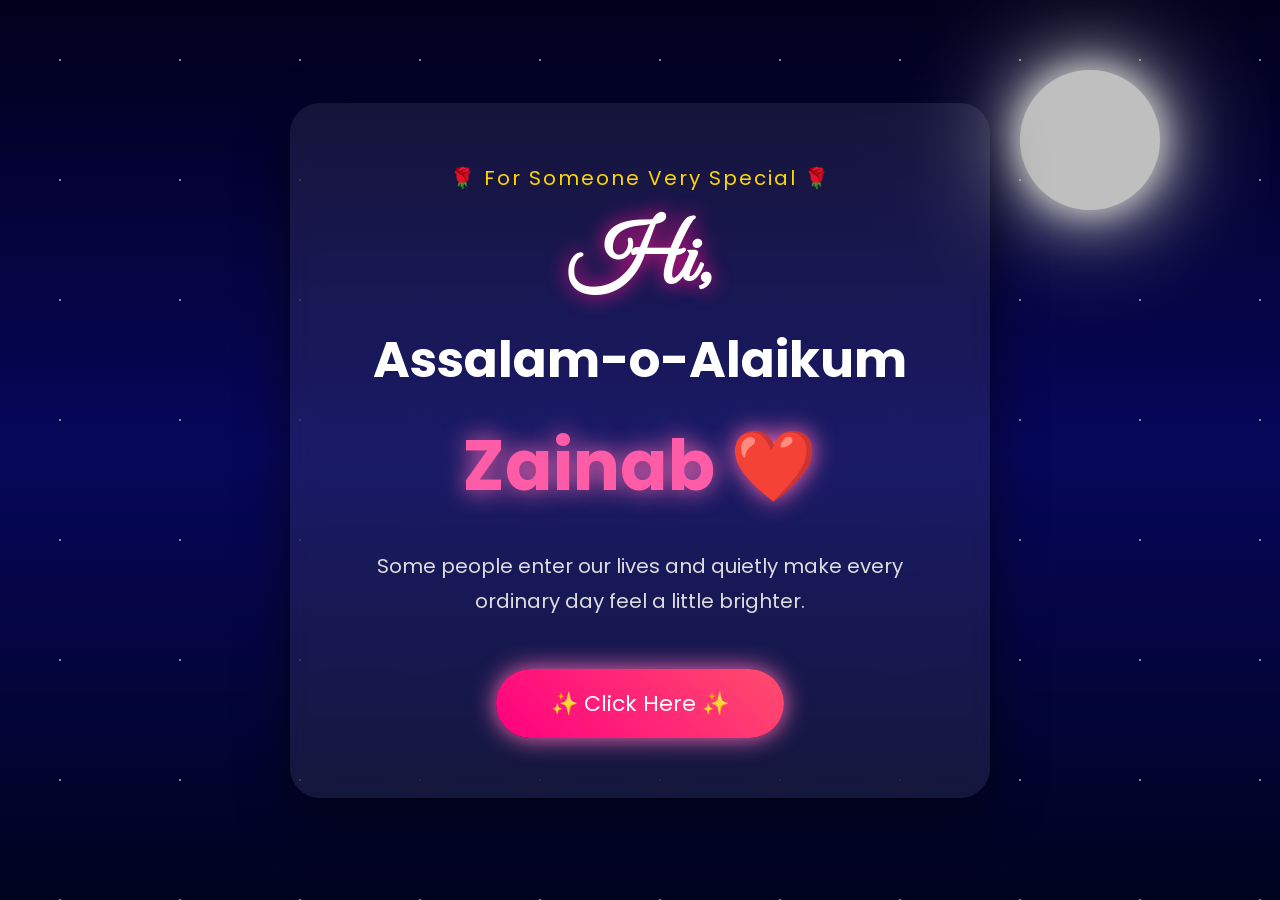
<file: index.html>
<!DOCTYPE html>
<html lang="en">
<head>
    <meta charset="UTF-8">
    <meta name="viewport" content="width=device-width, initial-scale=1.0">

    <title>For Zainab ❤️</title>

    <link rel="stylesheet" href="style.css">

    <link rel="preconnect" href="https://fonts.googleapis.com">

    <link href="https://fonts.googleapis.com/css2?family=Poppins:wght@300;500;700&family=Great+Vibes&display=swap" rel="stylesheet">
</head>

<body>

    <div class="stars"></div>

    <div class="moon"></div>

    <div class="overlay"></div>

    <div class="container">

        <p class="small">
            🌹 For Someone Very Special 🌹
        </p>

        <h1>Hi,</h1>

        <h2>Assalam-o-Alaikum</h2>

        <h3>Zainab ❤️</h3>

        <p class="quote">
            Some people enter our lives and quietly make every ordinary day feel a little brighter.
        </p>

        <button id="openBtn">
            ✨ Click Here ✨
        </button>

    </div>

    <div class="hearts">
        <span>❤</span>
        <span>💕</span>
        <span>💖</span>
        <span>❤</span>
        <span>💗</span>
    </div>

    <script src="Java.js"></script>

</body>
</html>
</file>
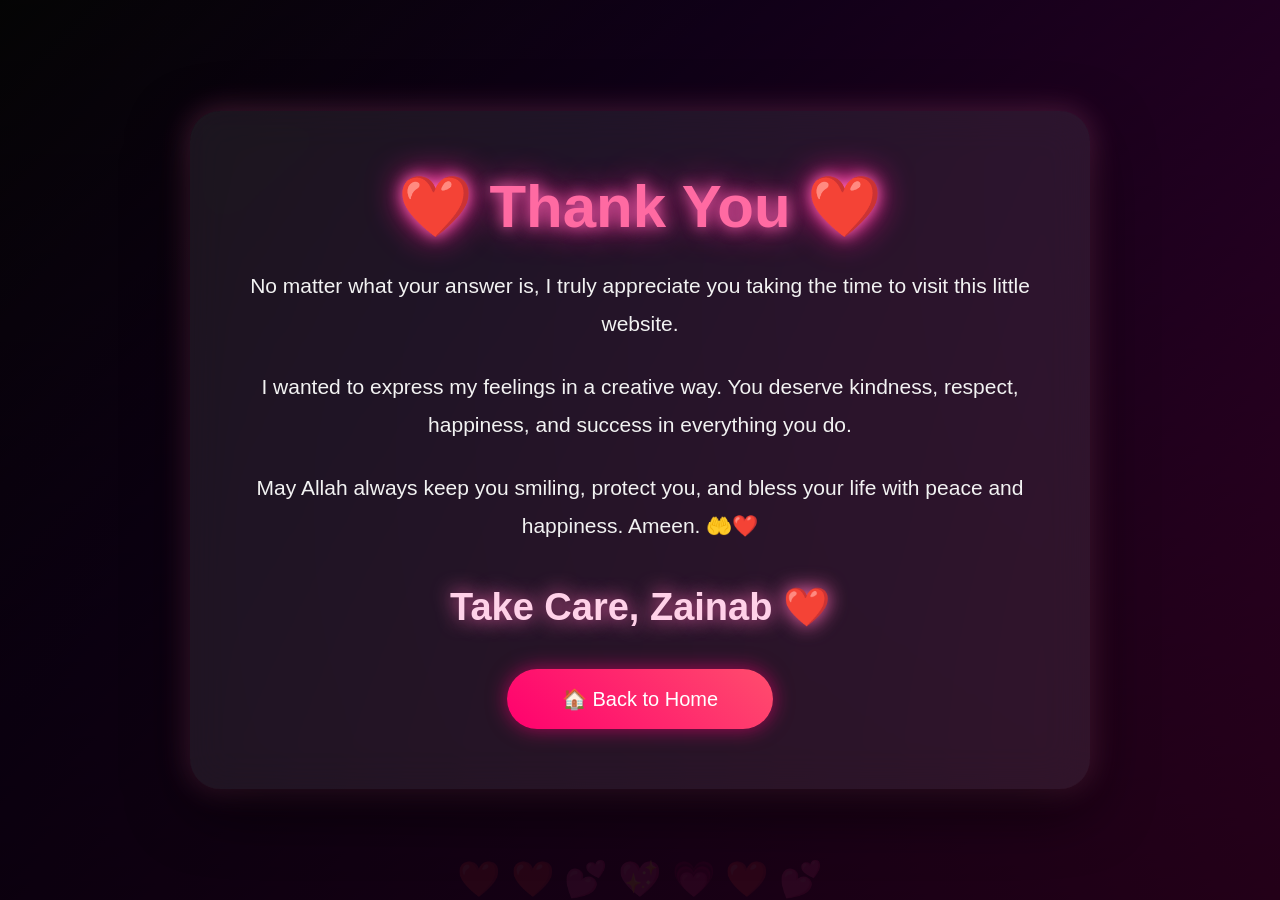
<file: final.html>
<!DOCTYPE html>
<html lang="en">

<head>

<meta charset="UTF-8">

<meta name="viewport" content="width=device-width, initial-scale=1.0">

<title>Thank You ❤️</title>

<link rel="stylesheet" href="final.css">

</head>

<body>

<div class="container">

<h1>
❤️ Thank You ❤️
</h1>

<p>
No matter what your answer is,
I truly appreciate you taking the time to visit this little website.
</p>

<p>
I wanted to express my feelings in a creative way.

You deserve kindness, respect, happiness, and success in everything you do.
</p>

<p>
May Allah always keep you smiling,

protect you,

and bless your life with peace and happiness.

Ameen. 🤲❤️
</p>

<h2>
Take Care,

Zainab ❤️
</h2>


<a href="index.html">

<button>
🏠 Back to Home
</button>

</a>


</div>

</body>

</html>
</file>
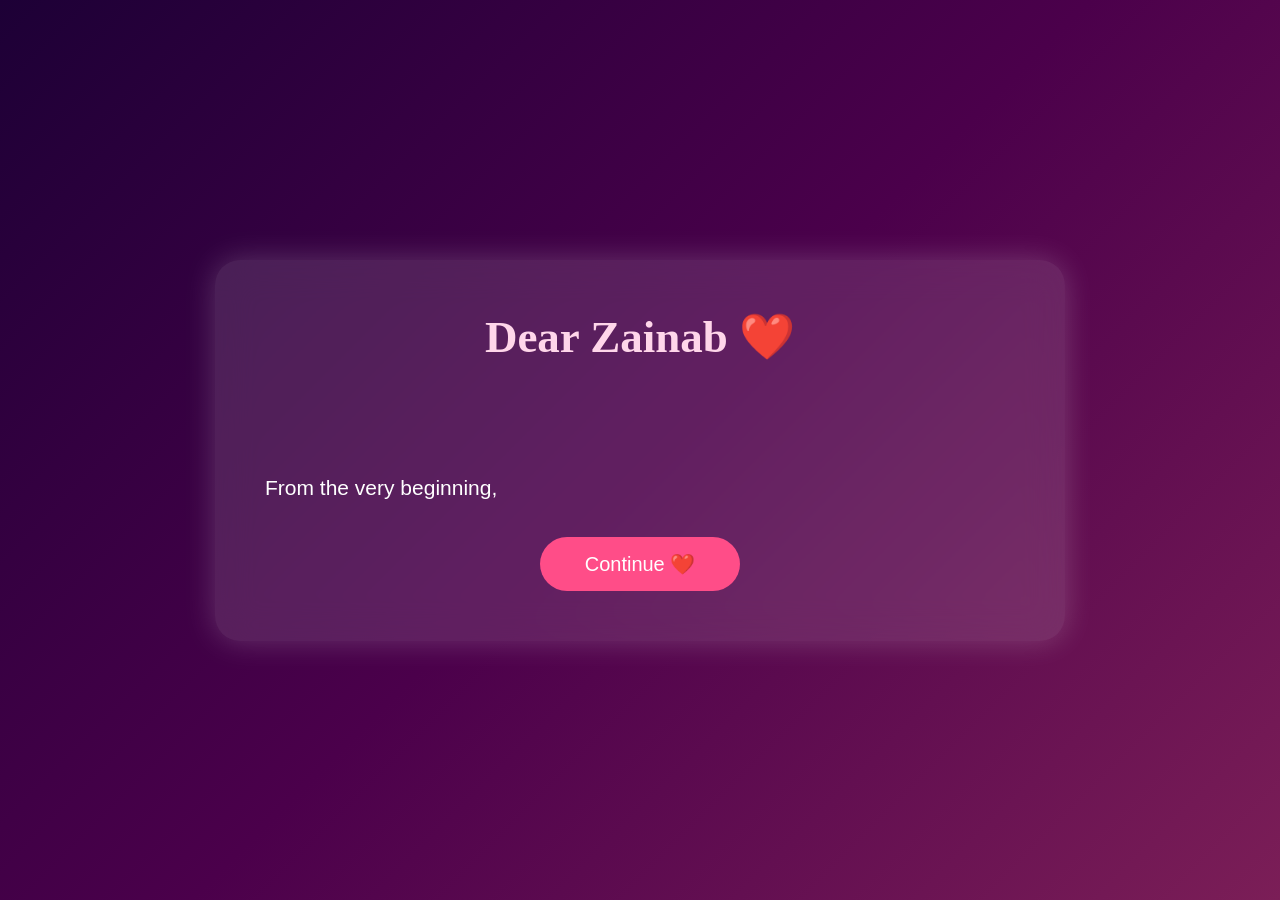
<file: letter.html>
<!DOCTYPE html>
<html lang="en">

<head>
    <meta charset="UTF-8">
    <meta name="viewport" content="width=device-width, initial-scale=1.0">

    <title>My Letter ❤️</title>

    <link rel="preconnect" href="https://fonts.googleapis.com">

    <link href="https://fonts.googleapis.com/css2?family=Playfair+Display:wght@400;600;700&display=swap" rel="stylesheet">

    <link rel="stylesheet" href="letter.css">
</head>

<body>

    <div class="hearts">
        <span>❤️</span>
        <span>💕</span>
        <span>💖</span>
        <span>💗</span>
        <span>❤️</span>
    </div>

    <div class="letter-box">

        <h1>Dear Zainab ❤️</h1>

        <div id="typewriter"></div>

        <button id="nextBtn">
            Continue ❤️
        </button>

    </div>

    <script src="letter.js"></script>

</body>

</html>
</file>
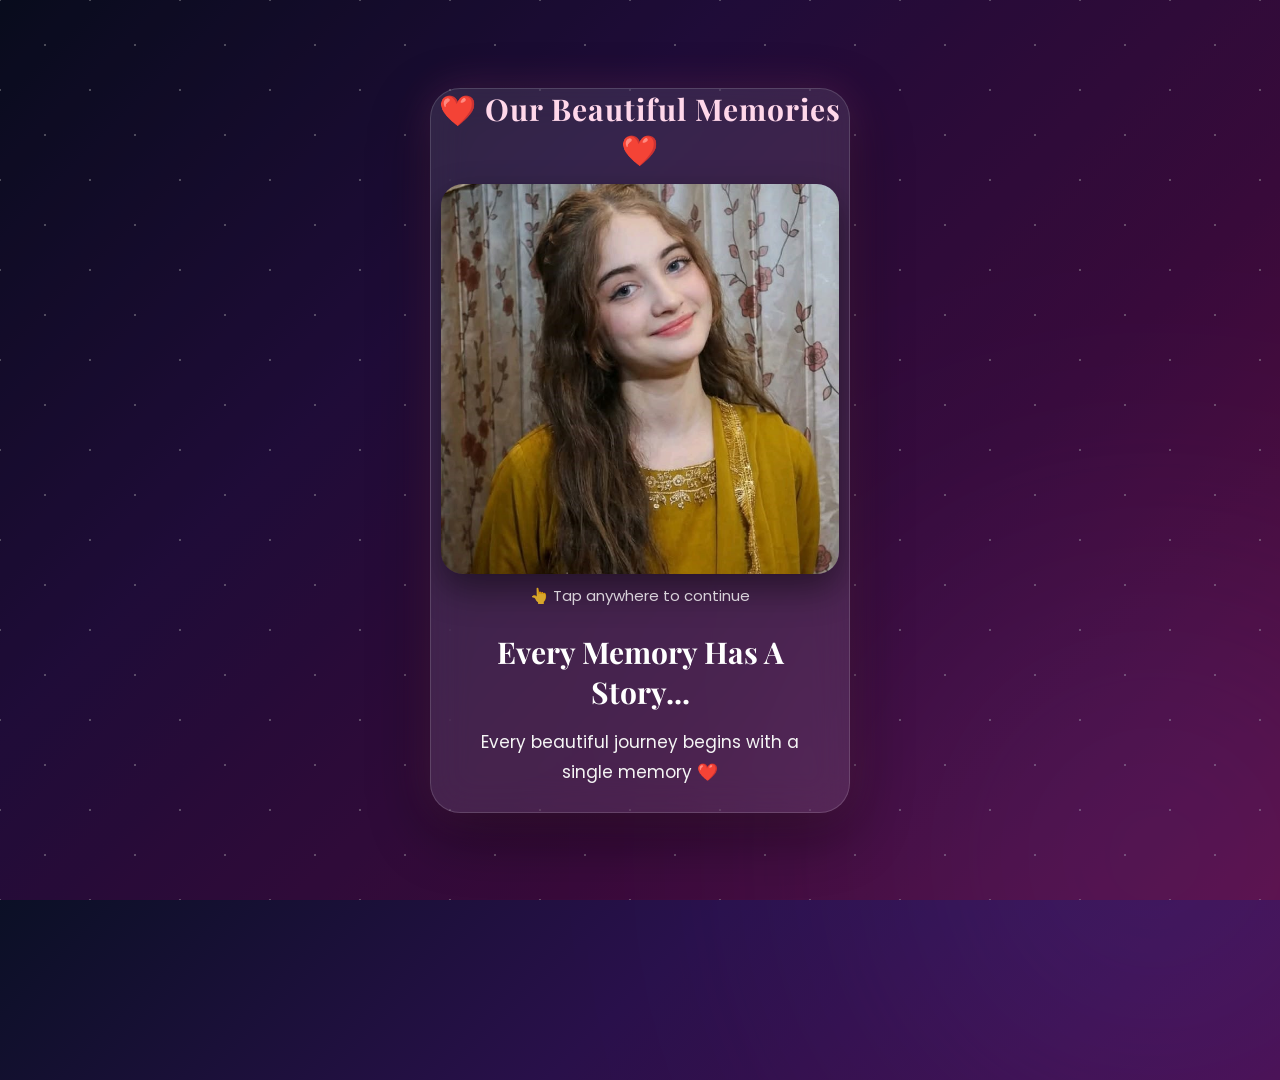
<file: memory.html>
<!DOCTYPE html>
<html lang="en">

<head>
    <meta charset="UTF-8">
    <meta name="viewport" content="width=device-width, initial-scale=1.0">

    <title>Our Beautiful Memories ❤️</title>

    <link rel="stylesheet" href="memory.css">

    <link rel="preconnect" href="https://fonts.googleapis.com">
    <link rel="preconnect" href="https://fonts.gstatic.com" crossorigin>

    <link href="https://fonts.googleapis.com/css2?family=Playfair+Display:wght@600;700&family=Poppins:wght@300;400;600&display=swap" rel="stylesheet">
</head>

<body>

    <!-- Background -->
    <div class="stars"></div>
    <div class="overlay"></div>

    <!-- Story Card -->
    <div class="story-container">

        <!-- Progress -->
        <div class="progress-bar">
            <span class="progress active"></span>
            <span class="progress"></span>
            <span class="progress"></span>
            <span class="progress"></span>
            <span class="progress"></span>
        </div>

        <!-- Heading -->
        <div class="story-header">
            <h2>❤️ Our Beautiful Memories ❤️</h2>
        </div>

        <!-- Images -->
        <div class="story-images">
            <img src="Zainab.2.jpg" class="story-image active" alt="">
            <img src="Dr.Fatima.jfif" class="story-image" alt="">
            <img src="Dr.Sarah Ali.jfif" class="story-image" alt="">
            <img src="profile.jpg" class="story-image" alt="">
            <img src="Dr.Bilal.webp" class="story-image" alt="">
        </div>

        <!-- Touch Areas -->
        <div class="story-touch">
            <div id="leftTap"></div>
            <div id="rightTap"></div>
        </div>

        <div class="tap-text">
            👆 Tap anywhere to continue
        </div>

        <!-- Quote -->
        <div class="story-text">
            <h1>Every Memory Has A Story...</h1>

            <p id="caption">
                Every picture reminds me that beautiful moments become unforgettable when shared with someone special.
            </p>
        </div>

    </div>

    <script src="memory.js"></script>

</body>

</html>
</file>
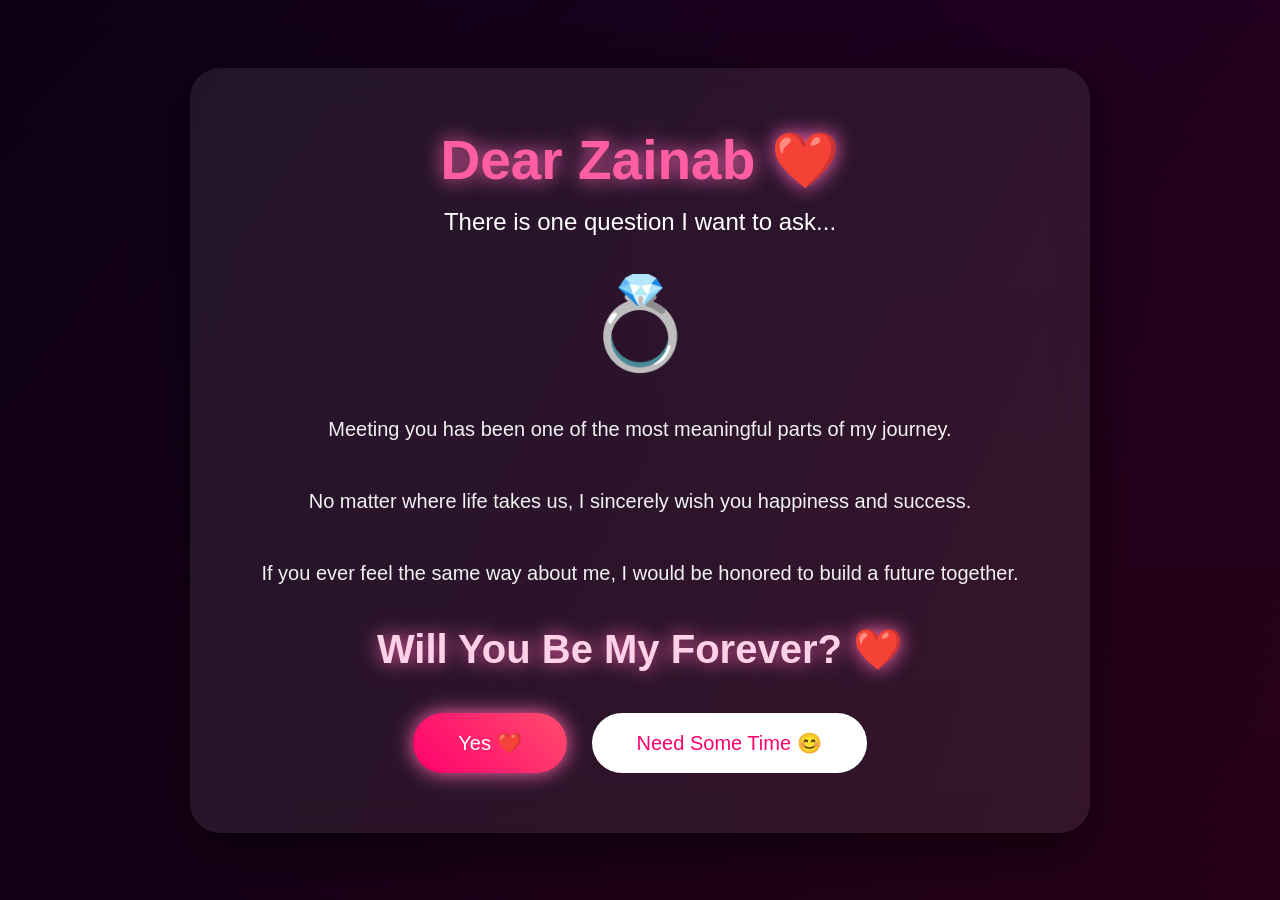
<file: proposal.html>
<!DOCTYPE html>
<html lang="en">

<head>
    <meta charset="UTF-8">
    <meta name="viewport" content="width=device-width, initial-scale=1.0">
    <title>Proposal ❤️</title>

    <link rel="stylesheet" href="proposal.css">
</head>

<body>

    <div class="container">

        <h1>Dear Zainab ❤️</h1>

        <h2>There is one question I want to ask...</h2>

        <div class="ring">
            💍
        </div>

        <p>
            Meeting you has been one of the most meaningful parts of my journey.
            <br><br>

            No matter where life takes us, I sincerely wish you happiness and success.
            <br><br>

            If you ever feel the same way about me, I would be honored to build a future together.
        </p>

        <h3>Will You Be My Forever? ❤️</h3>

        <div class="buttons">
            <button id="yes">Yes ❤️</button>
            <button id="think">Need Some Time 😊</button>
        </div>

    </div>

    <script src="proposal.js"></script>

</body>

</html>
</file>
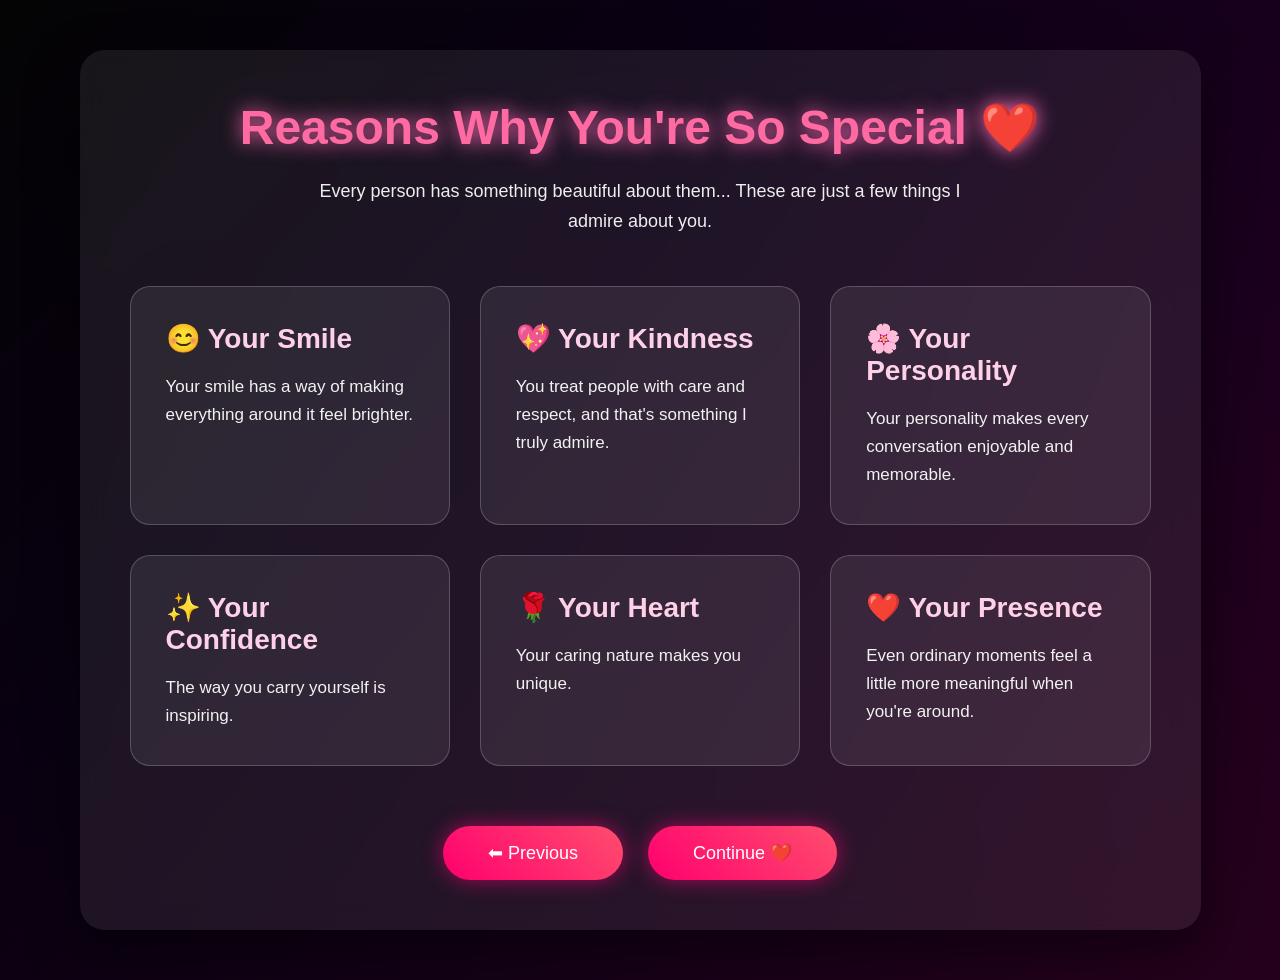
<file: reasons.html>
<!DOCTYPE html>
<html lang="en">

<head>
    <meta charset="UTF-8">
    <meta name="viewport" content="width=device-width, initial-scale=1.0">
    <title>Why You're Special ❤️</title>

    <link rel="stylesheet" href="reasons.css">
</head>

<body>

    <div class="container">

        <h1>Reasons Why You're So Special ❤️</h1>

        <p class="subtitle">
            Every person has something beautiful about them...
            These are just a few things I admire about you.
        </p>

        <div class="cards">

            <div class="card">
                <h2>😊 Your Smile</h2>
                <p>Your smile has a way of making everything around it feel brighter.</p>
            </div>

            <div class="card">
                <h2>💖 Your Kindness</h2>
                <p>You treat people with care and respect, and that's something I truly admire.</p>
            </div>

            <div class="card">
                <h2>🌸 Your Personality</h2>
                <p>Your personality makes every conversation enjoyable and memorable.</p>
            </div>

            <div class="card">
                <h2>✨ Your Confidence</h2>
                <p>The way you carry yourself is inspiring.</p>
            </div>

            <div class="card">
                <h2>🌹 Your Heart</h2>
                <p>Your caring nature makes you unique.</p>
            </div>

            <div class="card">
                <h2>❤️ Your Presence</h2>
                <p>Even ordinary moments feel a little more meaningful when you're around.</p>
            </div>

        </div>

        <div class="buttons">
            <a href="letter.html">
                <button>⬅ Previous</button>
            </a>

            <a href="proposal.html">
                <button>Continue ❤️</button>
            </a>
        </div>

    </div>

</body>

</html>
</file>
<file: style.css>
*{
    margin:0;
    padding:0;
    box-sizing:border-box;
    font-family:Poppins,sans-serif;
}

body{
    height:100vh;
    overflow:hidden;
    background:linear-gradient(180deg,#020024,#090979,#000428);
    display:flex;
    justify-content:center;
    align-items:center;
    position:relative;
}

.stars{
    position:absolute;
    width:100%;
    height:100%;
    background-image:
        radial-gradient(white 1px,transparent 1px),
        radial-gradient(white 1px,transparent 1px);
    background-size:120px 120px;
    animation:stars 80s linear infinite;
    opacity:.7;
}

@keyframes stars{
    from{transform:translateY(0);}
    to{transform:translateY(-1000px);}
}

.moon{
    position:absolute;
    top:70px;
    right:120px;
    width:140px;
    height:140px;
    border-radius:50%;
    background:white;
    box-shadow:
        0 0 30px white,
        0 0 60px white,
        0 0 120px white;
}

.overlay{
    position:absolute;
    width:100%;
    height:100%;
    background:rgba(0,0,0,.25);
}

.container{
    position:relative;
    z-index:10;
    width:700px;
    padding:60px;
    border-radius:30px;
    background:rgba(255,255,255,.08);
    backdrop-filter:blur(15px);
    text-align:center;
    box-shadow:0 20px 50px rgba(0,0,0,.5);
    animation:fade 2s;
}

.small{
    font-size:20px;
    color:#FFD700;
    letter-spacing:2px;
    margin-bottom:20px;
}

h1{
    font-size:80px;
    font-family:"Great Vibes",cursive;
    color:white;
    text-shadow:0 0 20px deeppink;
}

h2{
    font-size:50px;
    color:white;
    margin-top:10px;
}

h3{
    font-size:70px;
    margin-top:15px;
    color:#ff5ca8;
    text-shadow:0 0 25px hotpink;
}

.quote{
    margin-top:30px;
    font-size:20px;
    color:#ddd;
    line-height:35px;
}

button{
    margin-top:50px;
    padding:18px 55px;
    border:none;
    border-radius:50px;
    font-size:22px;
    cursor:pointer;
    background:linear-gradient(45deg,#ff0080,#ff4d6d);
    color:white;
    transition:.4s;
    box-shadow:0 0 25px hotpink;
}

button:hover{
    transform:scale(1.08);
    box-shadow:0 0 40px hotpink;
}

.hearts{
    position:absolute;
    width:100%;
    height:100%;
    overflow:hidden;
}

.hearts span{
    position:absolute;
    bottom:-100px;
    font-size:35px;
    animation:heart 12s linear infinite;
}

.hearts span:nth-child(1){left:10%;}
.hearts span:nth-child(2){left:30%;animation-duration:8s;}
.hearts span:nth-child(3){left:50%;animation-duration:10s;}
.hearts span:nth-child(4){left:70%;animation-duration:7s;}
.hearts span:nth-child(5){left:90%;animation-duration:12s;}

@keyframes heart{
    0%{
        transform:translateY(0) rotate(0);
        opacity:0;
    }

    30%{
        opacity:1;
    }

    100%{
        transform:translateY(-1200px) rotate(360deg);
        opacity:0;
    }
}

@keyframes fade{
    from{
        opacity:0;
        transform:scale(.8);
    }

    to{
        opacity:1;
        transform:scale(1);
    }
}

@media (max-width:768px){

    body{
        overflow-y:auto;
        overflow-x:hidden;
        padding:20px;
        height:auto;
    }

    .container{
        width:95%;
        padding:30px 20px;
    }

    .moon{
        width:80px;
        height:80px;
        top:20px;
        right:20px;
    }

    .small{
        font-size:15px;
    }

    h1{
        font-size:50px;
    }

    h2{
        font-size:28px;
    }

    h3{
        font-size:45px;
    }

    .quote{
        font-size:16px;
        line-height:28px;
    }

    button{
        width:100%;
        padding:16px;
        font-size:18px;
    }
}
</file>
<file: final.css>
*{
    margin:0;
    padding:0;
    box-sizing:border-box;
    font-family:'Poppins',sans-serif;
}

body{

    min-height:100vh;

    display:flex;

    justify-content:center;

    align-items:center;

    overflow:hidden;

    background:
    linear-gradient(rgba(0,0,0,.55),rgba(0,0,0,.75)),
    linear-gradient(135deg,#090909,#220033,#50004d,#8b005f);

    position:relative;

}


/* Animated Hearts Background */

body::before{

    content:"❤️ ❤️ 💕 💖 💗 ❤️ 💕";

    position:absolute;

    font-size:35px;

    width:100%;

    height:100%;

    color:rgba(255,255,255,.08);

    display:flex;

    justify-content:space-around;

    align-items:flex-end;

    animation:floatHearts 15s linear infinite;

}


@keyframes floatHearts{

    0%{
        transform:translateY(100%);
    }

    100%{
        transform:translateY(-120%);
    }

}



.container{

    width:900px;

    max-width:90%;

    padding:60px;

    border-radius:30px;

    text-align:center;

    background:rgba(255,255,255,.08);

    backdrop-filter:blur(20px);

    box-shadow:

    0 20px 60px rgba(0,0,0,.6),

    0 0 30px rgba(255,105,180,.3);

    animation:fadeIn 2s ease;

    z-index:10;

}



h1{

    font-size:60px;

    color:#ff6aa2;

    margin-bottom:25px;

    text-shadow:

    0 0 15px hotpink,

    0 0 35px deeppink;

}



p{

    color:#f2f2f2;

    font-size:21px;

    line-height:38px;

    margin:25px 0;

}



h2{

    margin-top:40px;

    font-size:38px;

    color:#ffd1e8;

    text-shadow:0 0 20px hotpink;

}



button{

    margin-top:40px;

    padding:18px 55px;

    border:none;

    border-radius:50px;

    font-size:20px;

    cursor:pointer;

    color:white;

    background:linear-gradient(45deg,#ff006e,#ff4d6d);

    transition:.4s;

    box-shadow:0 0 20px rgba(255,0,120,.6);

}



button:hover{

    transform:scale(1.08);

    box-shadow:

    0 0 20px white,

    0 0 40px hotpink,

    0 0 70px deeppink;

}



a{
    text-decoration:none;
}



@keyframes fadeIn{

    from{

        opacity:0;

        transform:translateY(40px);

    }

    to{

        opacity:1;

        transform:translateY(0);

    }

}



@media(max-width:768px){


.container{

    width:95%;

    padding:35px 20px;

}


h1{

    font-size:42px;

}


h2{

    font-size:28px;

}


p{

    font-size:18px;

    line-height:32px;

}


button{

    width:250px;

}


}
</file>
<file: letter.css>
*{
    margin:0;
    padding:0;
    box-sizing:border-box;
}

body{
    font-family:Poppins,sans-serif;
    height:100vh;
    display:flex;
    justify-content:center;
    align-items:center;
    background:linear-gradient(135deg,#1d0036,#4b004b,#7b1e57);
    overflow:hidden;
    position:relative;
}

.letter-box{
    width:850px;
    max-width:90%;
    background:rgba(255,255,255,.12);
    backdrop-filter:blur(18px);
    padding:50px;
    border-radius:25px;
    color:white;
    box-shadow:0 0 30px rgba(255,255,255,.2);
    position:relative;
    z-index:10;
}

h1{
    font-family:"Great Vibes",cursive;
    font-size:45px;
    text-align:center;
    margin-bottom:30px;
    color:#ffd6ea;
}

#typewriter{
    max-height:350px;
    overflow-y:auto;
    padding-right:10px;
    font-size:21px;
    line-height:38px;
    white-space:pre-wrap;
    color:white;
}

/* Scrollbar */

#typewriter::-webkit-scrollbar{
    width:8px;
}

#typewriter::-webkit-scrollbar-track{
    background:rgba(255,255,255,.1);
    border-radius:10px;
}

#typewriter::-webkit-scrollbar-thumb{
    background:#ff4d88;
    border-radius:10px;
}

#typewriter::-webkit-scrollbar-thumb:hover{
    background:#ff006e;
}

button{
    margin:30px auto 0;
    display:block;
    padding:15px 45px;
    border:none;
    border-radius:50px;
    font-size:20px;
    background:#ff4d88;
    color:white;
    cursor:pointer;
    transition:.3s;
}

button:hover{
    transform:scale(1.08);
}

.hearts{
    position:absolute;
    width:100%;
    height:100%;
    overflow:hidden;
}

.hearts span{
    position:absolute;
    bottom:-50px;
    font-size:30px;
    animation:float 12s linear infinite;
}

.hearts span:nth-child(1){left:8%;}
.hearts span:nth-child(2){left:30%;animation-duration:9s;}
.hearts span:nth-child(3){left:50%;animation-duration:11s;}
.hearts span:nth-child(4){left:70%;animation-duration:8s;}
.hearts span:nth-child(5){left:90%;animation-duration:10s;}

@keyframes float{
    0%{
        transform:translateY(0);
        opacity:0;
    }

    20%{
        opacity:1;
    }

    100%{
        transform:translateY(-110vh);
        opacity:0;
    }
}

@media (max-width:768px){

    body{
        padding:15px;
        overflow:auto;
    }

    .letter-box{
        width:95%;
        padding:25px;
    }

    h1{
        font-size:30px;
    }

    #typewriter{
        font-size:17px;
        line-height:30px;
    }

    button{
        width:100%;
        font-size:18px;
    }

}
</file>
<file: memory.css>
*{
    margin:0;
    padding:0;
    box-sizing:border-box;
}

body{

    font-family:'Poppins',sans-serif;

    min-height:100vh;

    display:flex;

    justify-content:center;

    align-items:center;

    overflow-y:auto;

    overflow-x:hidden;
    padding :20px;

    background:linear-gradient(135deg,#0b1026,#29104a,#4a0d4d,#7b0f54);

    position:relative;

}

/* Background Glow */

body::before{

    content:"";

    position:absolute;

    width:500%;

    max-width:500px;

    background:#ff4f9a;

    border-radius:50%;

    filter:blur(180px);

    top:-180px;

    left:-120px;

    opacity:.30;

}

body::after{

    content:"";

    position:absolute;

    width:450px;

    height:450px;

    background:#5b6dff;

    border-radius:50%;

    filter:blur(180px);

    bottom:-180px;

    right:-100px;

    opacity:.25;

}

/* Stars */

.stars{

    position:absolute;

    width:100%;

    height:100%;

    background-image:
    radial-gradient(white 1px,transparent 1px),
    radial-gradient(white 1px,transparent 1px);

    background-size:90px 90px;

    background-position:0 0,45px 45px;

    opacity:.35;

    animation:starsMove 35s linear infinite;

}

@keyframes starsMove{

    from{

        transform:translateY(0);

    }

    to{

        transform:translateY(120px);

    }

}

/* Dark Overlay */

.overlay{

    position:absolute;

    inset:0;

    background:rgba(0,0,0,.25);

}

/* Story Card */

.story-container{
    

    position:relative;

    width:min(95%,420px);

    min-height:700px;

    height:auto;

    background:rgba(255,255,255,.10);

    backdrop-filter:blur(18px);

    border:1px solid rgba(255,255,255,.15);

    border-radius:30px;

    overflow:hidden;

    box-shadow:

    0 20px 60px rgba(0,0,0,.45),

    0 0 40px rgba(255,105,180,.18);

    z-index:10;
    

}

/* Progress */

.progress{
    flex:1;
    height:4px;
    background:rgba(255,255,255,.25);
    border-radius:20px;
    overflow:hidden;
}

.progress::after{
    content:"";
    display:block;
    width:0%;
    height:100%;
    background:white;
}

.progress.active::after{
    animation:fillBar 4s linear forwards;
}

@keyframes fillBar{

    from{
        width:0%;
    }

    to{
        width:100%;
    }

}
/* Heading */

.story-header{

    text-align:center;

    margin-bottom:15px;

}

.story-header h2{

    font-family:'Playfair Display',serif;

    color:#ffd7ea;

    font-size:30px;

    letter-spacing:1px;

}

/* Images */

.story-images{

    position:relative;

    width:95%;

    max-width:450px;

    height:390px;

    margin:auto;

    border-radius:22px;

    overflow:hidden;

    box-shadow:0 15px 35px rgba(0,0,0,.45);

}

.story-image{

    position:absolute;

    inset:0;

    width:100%;

    height:100%;

    object-fit:cover;

    opacity:0;

    transform:scale(1.08);

    transition:opacity .8s ease,transform 6s linear;

}

.story-image.active{

    opacity:1;

    transform:scale(1);

}

/* Quote */

.story-text{

    text-align:center;

    padding:25px;

}

.story-text h1{

    font-family:'Playfair Display',serif;

    color:#fff;

    font-size:30px;

    margin-bottom:15px;

}

.story-text p{

    color:#f5f5f5;

    line-height:30px;

    font-size:17px;

}

/* Buttons */

.story-buttons{

    display:flex;

    justify-content:space-between;

    padding:0 25px 30px;

}

.story-buttons button{

    border:none;

    padding:14px 22px;

    border-radius:40px;

    background:linear-gradient(45deg,#ff0f7b,#ff5a8f);

    color:white;

    font-size:15px;

    cursor:pointer;

    transition:.35s;

    box-shadow:0 8px 20px rgba(255,20,147,.35);

}

.story-buttons button:hover{

    transform:translateY(-3px);

    box-shadow:0 12px 28px rgba(255,20,147,.5);

}

/* Music Button */

#musicBtn{

    position:absolute;

    top:30px;

    right:35px;

    width:55px;

    height:55px;

    border:none;

    border-radius:50%;

    background:rgba(255,255,255,.15);

    color:white;

    font-size:24px;

    cursor:pointer;

    backdrop-filter:blur(12px);

    z-index:20;

    transition:.3s;

}

#musicBtn:hover{

    transform:rotate(20deg) scale(1.1);

    background:#ff4f9a;

}

/* Responsive */

@media(max-width:768px){

.story-container{

width:95%;

height:90vh;

}

.story-images{

height:330px;

}

.story-header h2{

font-size:24px;

}

.story-text h1{

font-size:24px;

}

.story-text p{

font-size:15px;

line-height:26px;

}

.story-buttons{

flex-direction:column;

gap:12px;

}

.story-buttons button{

width:100%;

}

}

.story-touch{

    position:absolute;

    top:70px;

    left:0;

    width:100%;

    height:450px;

    display:flex;

    z-index:20;

}

#leftTap{

    width:50%;

    height:100%;

    cursor:pointer;

}

#rightTap{

    width:50%;

    height:100%;

    cursor:pointer;

}

.tap-text{

    text-align:center;

    color:white;

    font-size:15px;

    margin-top:10px;

    opacity:.8;

}
</file>
<file: proposal.css>
*{
    margin:0;
    padding:0;
    box-sizing:border-box;
    font-family:'Poppins',sans-serif;
}

body{
    min-height:100vh;
    display:flex;
    justify-content:center;
    align-items:center;
    background:
        linear-gradient(rgba(0,0,0,.6),rgba(0,0,0,.7)),
        linear-gradient(135deg,#1d0036,#4b004b,#83004d);
    overflow-x:hidden;
    padding:20px;
}

.container{
    width:900px;
    max-width:90%;
    padding:60px;
    border-radius:30px;
    background:rgba(255,255,255,.08);
    backdrop-filter:blur(18px);
    text-align:center;
    box-shadow:0 20px 50px rgba(0,0,0,.5);
}

h1{
    font-size:55px;
    color:#ff5fa2;
    margin-bottom:15px;
    text-shadow:0 0 20px hotpink;
}

h2{
    color:white;
    margin-bottom:35px;
    font-weight:400;
}

.ring{
    font-size:90px;
    margin:20px 0;
    animation:ring 2s infinite;
}

@keyframes ring{

    0%{
        transform:scale(1);
    }

    50%{
        transform:scale(1.2);
    }

    100%{
        transform:scale(1);
    }

}

p{
    font-size:20px;
    line-height:36px;
    color:#f2f2f2;
    margin:35px 0;
}

h3{
    font-size:40px;
    color:#ffd1e8;
    margin-bottom:40px;
    text-shadow:0 0 20px hotpink;
}

.buttons{
    display:flex;
    justify-content:center;
    gap:25px;
    flex-wrap:wrap;
}

button{
    padding:18px 45px;
    font-size:20px;
    border:none;
    border-radius:50px;
    cursor:pointer;
    transition:.3s;
}

#yes{
    background:linear-gradient(45deg,#ff006e,#ff4d6d);
    color:white;
    box-shadow:0 0 20px hotpink;
}

#think{
    background:white;
    color:#ff006e;
}

button:hover{
    transform:scale(1.08);
    box-shadow:
        0 0 20px white,
        0 0 40px hotpink;
}

@media (max-width:768px){

    body{
        padding:15px;
    }

    .container{
        width:95%;
        padding:30px 20px;
    }

    h1{
        font-size:34px;
    }

    h2{
        font-size:22px;
    }

    h3{
        font-size:28px;
    }

    p{
        font-size:16px;
        line-height:28px;
    }

    .ring{
        font-size:70px;
    }

    .buttons{
        flex-direction:column;
        align-items:center;
    }

    button{
        width:100%;
        max-width:280px;
        font-size:18px;
    }

}
</file>
<file: reasons.css>
*{
    margin:0;
    padding:0;
    box-sizing:border-box;
    font-family:'Poppins',sans-serif;
}

body{
    min-height:100vh;
    background:
        linear-gradient(rgba(0,0,0,.6),rgba(0,0,0,.7)),
        linear-gradient(135deg,#090909,#1b0033,#45004d,#7d005f);
    display:flex;
    justify-content:center;
    align-items:center;
    padding:50px;
    overflow-x:hidden;
}

.container{
    width:1200px;
    max-width:95%;
    background:rgba(255,255,255,.08);
    backdrop-filter:blur(15px);
    border-radius:25px;
    padding:50px;
    box-shadow:0 20px 50px rgba(0,0,0,.5);
}

h1{
    text-align:center;
    font-size:48px;
    color:#ff6aa2;
    text-shadow:0 0 20px hotpink;
}

.subtitle{
    text-align:center;
    color:#eee;
    margin:20px auto 50px;
    max-width:700px;
    line-height:30px;
    font-size:18px;
}

.cards{
    display:grid;
    grid-template-columns:repeat(auto-fit,minmax(280px,1fr));
    gap:30px;
}

.card{
    background:rgba(255,255,255,.08);
    border:1px solid rgba(255,255,255,.2);
    border-radius:20px;
    padding:35px;
    transition:.4s;
    cursor:pointer;
}

.card:hover{
    transform:translateY(-12px);
    background:rgba(255,105,180,.18);
    box-shadow:
        0 0 20px hotpink,
        0 0 40px deeppink;
}

.card h2{
    color:#ffd1e8;
    margin-bottom:18px;
    font-size:28px;
}

.card p{
    color:#f2f2f2;
    line-height:28px;
    font-size:17px;
}

.buttons{
    display:flex;
    justify-content:center;
    gap:25px;
    margin-top:60px;
}

button{
    padding:16px 45px;
    border:none;
    border-radius:50px;
    font-size:18px;
    cursor:pointer;
    background:linear-gradient(45deg,#ff006e,#ff4d6d);
    color:white;
    transition:.4s;
    box-shadow:0 0 20px rgba(255,0,120,.6);
}

button:hover{
    transform:scale(1.08);
    box-shadow:
        0 0 20px white,
        0 0 40px hotpink;
}

a{
    text-decoration:none;
}

@media (max-width:768px){

    body{
        padding:15px;
    }

    .container{
        width:95%;
        padding:25px;
    }

    h1{
        font-size:32px;
    }

    .subtitle{
        font-size:16px;
        line-height:28px;
    }

    .cards{
        grid-template-columns:1fr;
    }

    .card{
        padding:25px;
    }

    .card h2{
        font-size:24px;
    }

    .card p{
        font-size:16px;
    }

    .buttons{
        flex-direction:column;
        align-items:center;
    }

    button{
        width:100%;
        max-width:280px;
    }
}
</file>
